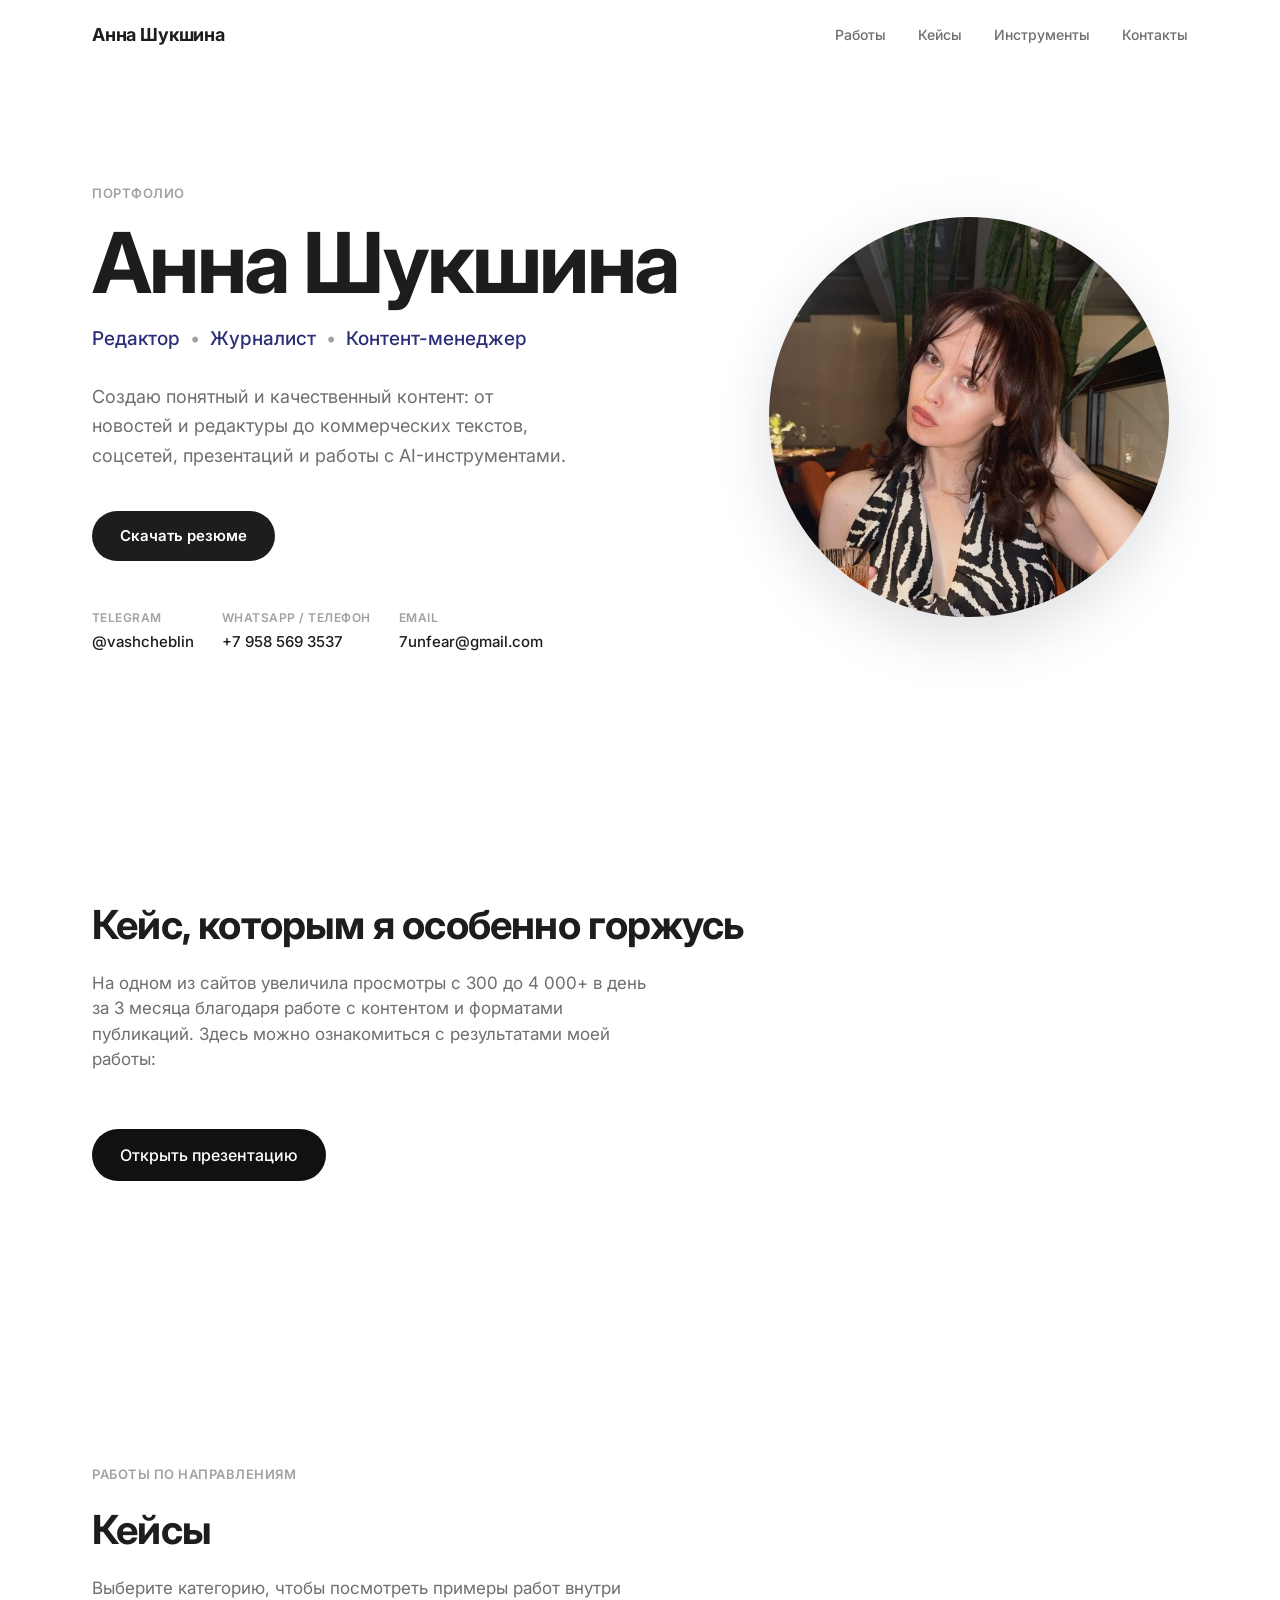
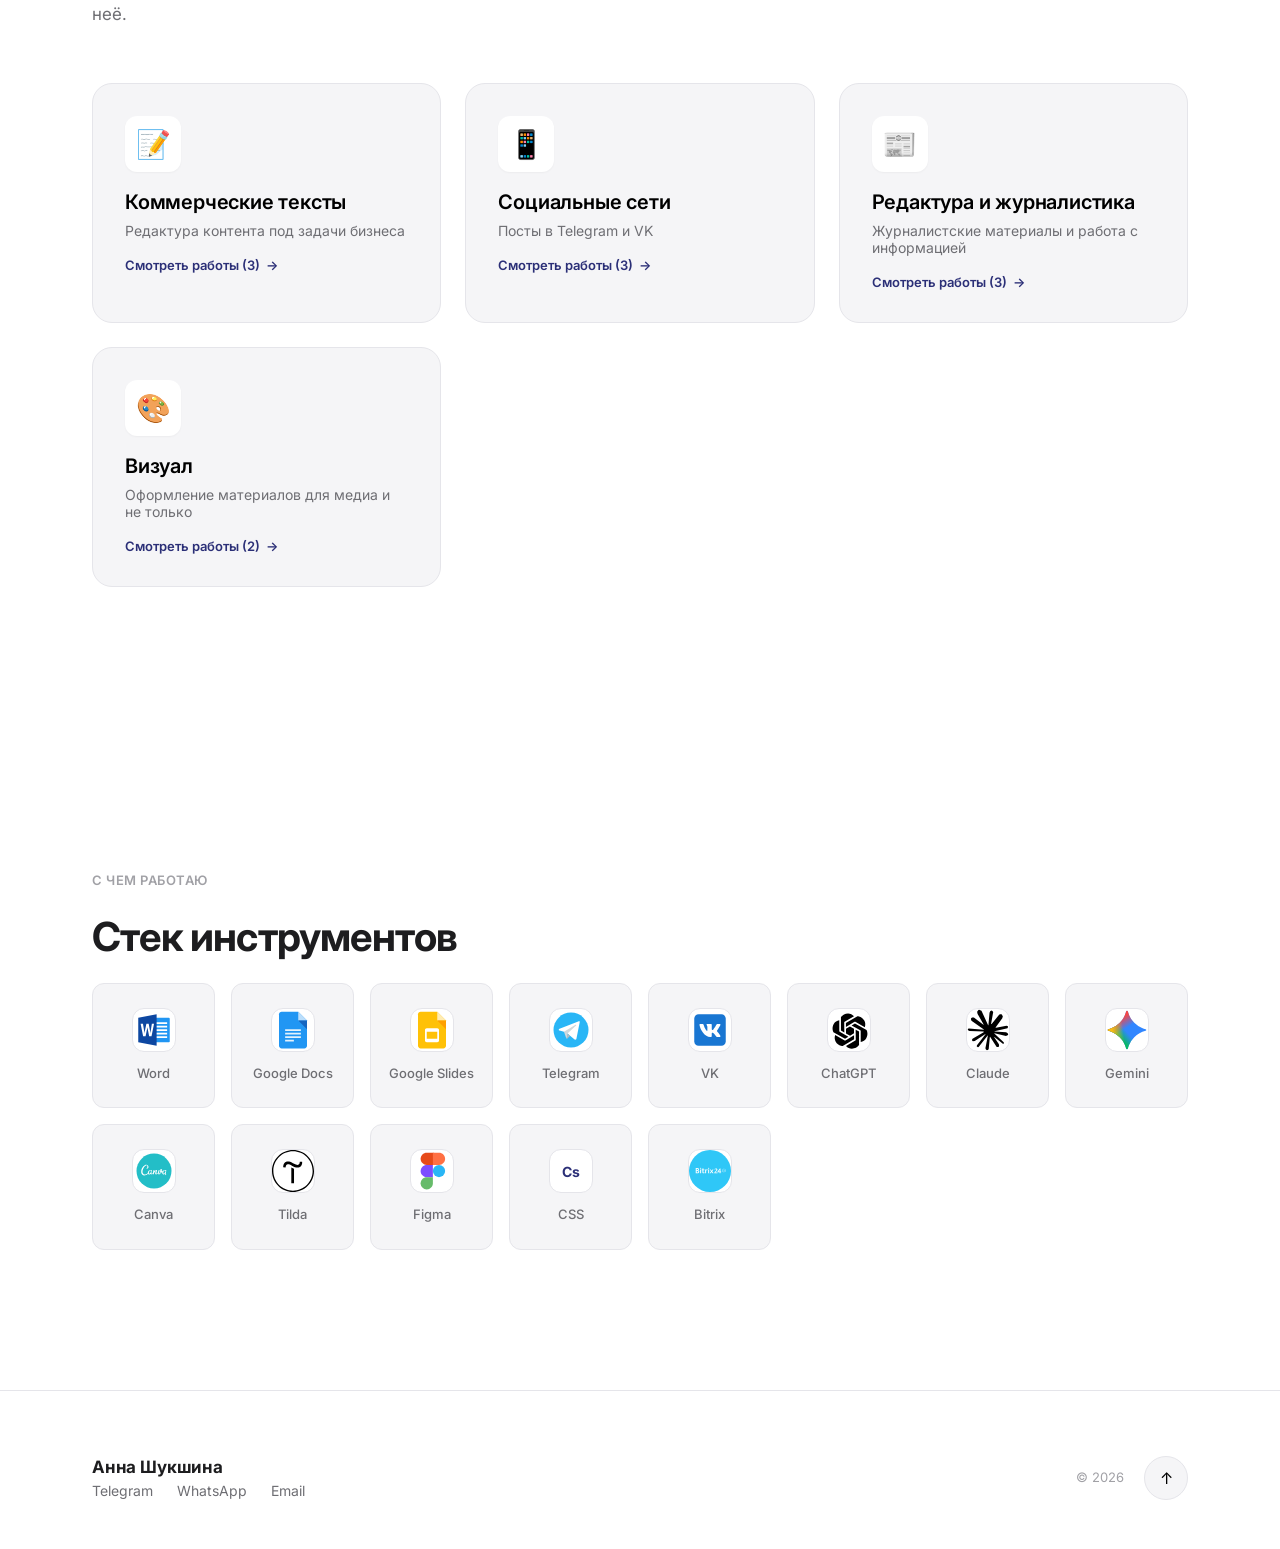
<file: index.html>
<!DOCTYPE html>
<html lang="ru">
<head>
  <meta charset="UTF-8" />
  <meta name="viewport" content="width=device-width, initial-scale=1.0" />
  <title>Анна — редактор, журналист, контент-специалист</title>
  <meta name="description" content="Портфолио редактора и контент-специалиста: коммерческие тексты, соцсети, редактура и AI-инструменты." />

  <!-- Шрифт Inter -->
  <link rel="preconnect" href="https://fonts.googleapis.com" />
  <link rel="preconnect" href="https://fonts.gstatic.com" crossorigin />
  <link href="https://fonts.googleapis.com/css2?family=Inter:wght@400;500;600;700&display=swap" rel="stylesheet" />

  <link rel="stylesheet" href="css/style.css" />
</head>
<body>

  <!-- =================================================================
       НАВИГАЦИЯ
  ================================================================== -->
  <header class="navbar" id="navbar">
    <div class="container">
      <span class="nav-logo" id="nav-logo">Анна</span>

      <nav class="nav-links" id="nav-links">
        <a href="#works">Работы</a>
        <a href="#cases">Кейсы</a>
        <a href="#tools">Инструменты</a>
        <a href="#contacts">Контакты</a>
      </nav>

      <button class="nav-toggle" id="nav-toggle" aria-label="Открыть меню">
        <span></span><span></span><span></span>
      </button>
    </div>
  </header>

  <!-- =================================================================
       ПЕРВЫЙ ЭКРАН (HERO)
  ================================================================== -->
  <section class="hero" id="hero">
    <div class="container">
      <div class="hero-content">
        <p class="eyebrow">Портфолио</p>
        <h1 class="hero-name" id="hero-name">Анна</h1>
        <p class="hero-roles" id="hero-roles"></p>
        <p class="hero-description" id="hero-description"></p>

        <div class="hero-actions">
          <!-- Ссылка на резюме подставляется из data.js (profile.resumeLink) -->
          <a class="btn btn-primary" id="resume-btn" href="#" target="_blank" rel="noopener">
            Скачать резюме
          </a>
        </div>

        <div class="hero-contacts" id="hero-contacts" aria-label="Контакты"></div>
      </div>

      <div class="hero-photo-wrap">
        <div class="hero-photo-glow"></div>
        <div class="hero-photo">
          <!-- ФОТО: путь берётся из data.js (profile.photo). Чтобы поменять
               фотографию, замените файл или путь там — здесь ничего менять не нужно -->
          <img id="hero-photo-img" src="" alt="Фото" />
        </div>
      </div>
    </div>
  </section>

  <!-- =================================================================
       ИЗБРАННЫЕ РАБОТЫ
  ================================================================== -->
  <section id="works">
  <div class="container">
    <div class="section-head reveal">
      <h2 class="section-title">Кейс, которым я особенно горжусь</h2>
      <p class="section-subtitle">
        На одном из сайтов увеличила просмотры с 300 до 4 000+ в день за 3 месяца благодаря работе с контентом и форматами публикаций. Здесь можно ознакомиться с результатами моей работы:
      </p>
    </div>

    <div class="featured-grid" id="featured-grid"></div>

  </div>
</section>

  <!-- =================================================================
       КЕЙСЫ ПО КАТЕГОРИЯМ
  ================================================================== -->
  <section id="cases">
    <div class="container">
      <div class="section-head reveal">
        <p class="eyebrow">Работы по направлениям</p>
        <h2 class="section-title">Кейсы</h2>
        <p class="section-subtitle">Выберите категорию, чтобы посмотреть примеры работ внутри неё.</p>
      </div>

      <div class="categories-grid" id="categories-grid"></div>
    </div>
  </section>

  <!-- =================================================================
       ОБО МНЕ
  ================================================================== -->
  

  <!-- =================================================================
       СТЕК ИНСТРУМЕНТОВ
  ================================================================== -->
  <section id="tools">
    <div class="container">
      <div class="section-head reveal">
        <p class="eyebrow">С чем работаю</p>
        <h2 class="section-title">Стек инструментов</h2>
      </div>

      <div class="tools-grid" id="tools-grid"></div>
    </div>
  </section>

  <!-- =================================================================
       ФУТЕР
  ================================================================== -->
  <footer class="footer" id="contacts">
    <div class="container">
      <div>
        <div class="footer-name" id="footer-name">Анна</div>
        <div class="footer-contacts" id="footer-contacts"></div>
      </div>

      <div style="display:flex; align-items:center; gap:20px;">
        <span style="font-size:13px; color: var(--color-text-tertiary);">
          © <span id="footer-year"></span>
        </span>
        <button class="back-to-top" id="back-to-top" aria-label="Наверх">↑</button>
      </div>
    </div>
  </footer>

  <!-- =================================================================
       МОДАЛЬНОЕ ОКНО КЕЙСОВ (заполняется через JS)
  ================================================================== -->
  <div class="modal-overlay" id="modal-overlay">
    <div class="modal-window">
      <button class="modal-close" id="modal-close" aria-label="Закрыть">✕</button>

      <div class="modal-header">
        <span class="modal-icon" id="modal-icon"></span>
        <h3 class="modal-title" id="modal-title"></h3>
      </div>
      <p class="modal-description" id="modal-description"></p>
      <div class="modal-tags" id="modal-tags"></div>

      <div class="modal-works" id="modal-works"></div>
    </div>
  </div>

  <!-- =================================================================
       СКРИПТЫ
       Порядок важен: сначала данные (data.js), затем логика (script.js)
  ================================================================== -->
  <script src="js/data.js"></script>
  <script src="js/script.js"></script>
</body>
</html>
</file>
<file: css/style.css>
/* =====================================================================
   СТИЛИ САЙТА-ПОРТФОЛИО
   =====================================================================
   Цветовая система и отступы вынесены в CSS-переменные (:root),
   поэтому весь внешний вид можно поменять в одном месте.
   ===================================================================== */

:root {
  /* ---------- Цвета ---------- */
  --color-bg: #ffffff;
  --color-surface: #f5f5f7;         /* светло-серые карточки */
  --color-surface-hover: #ececee;
  --color-border: #e5e5ea;
  --color-text-primary: #1d1d1f;
  --color-text-secondary: #6e6e73;
  --color-text-tertiary: #a1a1a6;
  --color-accent: #2b2f77;          /* приглушённый тёмно-синий акцент */
  --color-accent-soft: #eef0fb;
  --color-cta-bg: #1d1d1f;          /* основная кнопка — почти чёрная */
  --color-cta-text: #ffffff;

  /* ---------- Тени ---------- */
  --shadow-sm: 0 1px 2px rgba(0, 0, 0, 0.04);
  --shadow-md: 0 8px 24px rgba(0, 0, 0, 0.06);
  --shadow-lg: 0 24px 60px rgba(0, 0, 0, 0.10);

  /* ---------- Скругления ---------- */
  --radius-sm: 12px;
  --radius-md: 20px;
  --radius-lg: 28px;
  --radius-pill: 999px;

  /* ---------- Отступы (много воздуха) ---------- */
  --section-padding: 140px;
  --container-width: 1160px;

  /* ---------- Анимации ---------- */
  --ease: cubic-bezier(0.16, 1, 0.3, 1);
  --transition-fast: 0.2s var(--ease);
  --transition-base: 0.4s var(--ease);
  --transition-slow: 0.8s var(--ease);
}

/* ---------------------------------------------------------------------
   БАЗОВЫЕ СТИЛИ
--------------------------------------------------------------------- */
* {
  margin: 0;
  padding: 0;
  box-sizing: border-box;
}

html {
  scroll-behavior: smooth;
}

body {
  font-family: "Inter", -apple-system, BlinkMacSystemFont, "Segoe UI", sans-serif;
  background: var(--color-bg);
  color: var(--color-text-primary);
  line-height: 1.5;
  -webkit-font-smoothing: antialiased;
  overflow-x: hidden;
}

img {
  max-width: 100%;
  display: block;
}

a {
  text-decoration: none;
  color: inherit;
}

button {
  font-family: inherit;
  cursor: pointer;
  border: none;
  background: none;
}

ul {
  list-style: none;
}

.container {
  width: 100%;
  max-width: var(--container-width);
  margin: 0 auto;
  padding: 0 32px;
}

section {
  padding: var(--section-padding) 0;
}

/* Плавное появление секций при прокрутке */
.reveal {
  opacity: 0;
  transform: translateY(24px);
  transition: opacity 0.8s var(--ease), transform 0.8s var(--ease);
}

.reveal.is-visible {
  opacity: 1;
  transform: translateY(0);
}

@media (prefers-reduced-motion: reduce) {
  html {
    scroll-behavior: auto;
  }
  .reveal {
    opacity: 1;
    transform: none;
    transition: none;
  }
}

/* ---------------------------------------------------------------------
   ТИПОГРАФИКА
--------------------------------------------------------------------- */
.eyebrow {
  display: inline-block;
  font-size: 13px;
  font-weight: 600;
  letter-spacing: 0.04em;
  text-transform: uppercase;
  color: var(--color-text-tertiary);
  margin-bottom: 16px;
}

.section-title {
  font-size: clamp(28px, 4vw, 40px);
  font-weight: 700;
  letter-spacing: -0.02em;
  color: var(--color-text-primary);
  margin-bottom: 16px;
}

.section-subtitle {
  font-size: 17px;
  color: var(--color-text-secondary);
  max-width: 560px;
  margin-bottom: 56px;
}

.section-head {
  margin-bottom: 8px;
}

/* ---------------------------------------------------------------------
   НАВИГАЦИЯ
--------------------------------------------------------------------- */
.navbar {
  position: fixed;
  top: 0;
  left: 0;
  right: 0;
  z-index: 100;
  padding: 20px 0;
  transition: background var(--transition-base), box-shadow var(--transition-base);
}

.navbar.is-scrolled {
  background: rgba(255, 255, 255, 0.75);
  backdrop-filter: blur(16px);
  -webkit-backdrop-filter: blur(16px);
  box-shadow: 0 1px 0 rgba(0, 0, 0, 0.06);
}

.navbar .container {
  display: flex;
  align-items: center;
  justify-content: space-between;
}

.nav-logo {
  font-weight: 700;
  font-size: 18px;
  letter-spacing: -0.01em;
}

.nav-links {
  display: flex;
  gap: 32px;
}

.nav-links a {
  font-size: 14px;
  font-weight: 500;
  color: var(--color-text-secondary);
  transition: color var(--transition-fast);
  position: relative;
  padding: 4px 0;
}

.nav-links a::after {
  content: "";
  position: absolute;
  left: 0;
  bottom: 0;
  width: 0;
  height: 1px;
  background: var(--color-text-primary);
  transition: width var(--transition-base);
}

.nav-links a:hover {
  color: var(--color-text-primary);
}

.nav-links a:hover::after {
  width: 100%;
}

.nav-toggle {
  display: none;
  flex-direction: column;
  gap: 5px;
  padding: 8px;
}

.nav-toggle span {
  width: 22px;
  height: 2px;
  background: var(--color-text-primary);
  transition: transform var(--transition-fast), opacity var(--transition-fast);
}

/* ---------------------------------------------------------------------
   ПЕРВЫЙ ЭКРАН (HERO)
--------------------------------------------------------------------- */
.hero {
  padding-top: calc(var(--section-padding) + 40px);
  padding-bottom: 100px;
  position: relative;
}

.hero .container {
  display: grid;
  grid-template-columns: 1.15fr 0.85fr;
  gap: 64px;
  align-items: center;
}

.hero-name {
  font-size: clamp(48px, 7vw, 84px);
  font-weight: 700;
  letter-spacing: -0.03em;
  line-height: 1.02;
  margin-bottom: 20px;
}

.hero-roles {
  font-size: clamp(16px, 2vw, 19px);
  font-weight: 500;
  color: var(--color-accent);
  margin-bottom: 28px;
}

.hero-roles .dot {
  color: var(--color-text-tertiary);
  margin: 0 10px;
  font-weight: 400;
}

.hero-description {
  font-size: 18px;
  line-height: 1.65;
  color: var(--color-text-secondary);
  max-width: 480px;
  margin-bottom: 40px;
}

.hero-actions {
  display: flex;
  align-items: center;
  gap: 20px;
  margin-bottom: 48px;
  flex-wrap: wrap;
}

.hero-contacts {
  display: flex;
  flex-wrap: wrap;
  gap: 28px;
}

.contact-item {
  display: flex;
  flex-direction: column;
  gap: 4px;
}

.contact-item .contact-label {
  font-size: 12px;
  color: var(--color-text-tertiary);
  text-transform: uppercase;
  letter-spacing: 0.04em;
  font-weight: 600;
}

.contact-item a {
  font-size: 15px;
  font-weight: 500;
  color: var(--color-text-primary);
  border-bottom: 1px solid transparent;
  transition: border-color var(--transition-fast), color var(--transition-fast);
}

.contact-item a:hover {
  border-color: var(--color-text-primary);
}

/* Фото-плейсхолдер */
.hero-photo-wrap {
  position: relative;
  display: flex;
  justify-content: center;
  align-items: center;
}

.hero-photo-glow {
  position: absolute;
  width: 120%;
  height: 120%;
  background: radial-gradient(circle, var(--color-accent-soft) 0%, rgba(255,255,255,0) 70%);
  pointer-events: none;
  z-index: 0;
}

.hero-photo {
  position: relative;
  z-index: 1;
  width: min(100%, 400px);
  aspect-ratio: 1 / 1;
  border-radius: 50%;
  overflow: hidden;
  box-shadow: var(--shadow-lg);
  transition: transform var(--transition-slow);
}

.hero-photo:hover {
  transform: translateY(-6px);
}

.hero-photo img {
  width: 100%;
  height: 100%;
  object-fit: cover;
}

/* ---------------------------------------------------------------------
   КНОПКИ
--------------------------------------------------------------------- */
.btn {
  display: inline-flex;
  align-items: center;
  justify-content: center;
  gap: 8px;
  padding: 14px 28px;
  border-radius: var(--radius-pill);
  font-size: 15px;
  font-weight: 600;
  transition: transform var(--transition-fast), box-shadow var(--transition-fast), background var(--transition-fast);
  white-space: nowrap;
}

.btn-primary {
  background: var(--color-cta-bg);
  color: var(--color-cta-text);
}

.btn-primary:hover {
  transform: translateY(-2px);
  box-shadow: var(--shadow-md);
}

.btn-secondary {
  background: var(--color-surface);
  color: var(--color-text-primary);
  border: 1px solid var(--color-border);
}

.btn-secondary:hover {
  background: var(--color-surface-hover);
  transform: translateY(-2px);
}

.btn-small {
  padding: 10px 20px;
  font-size: 14px;
}

/* ---------------------------------------------------------------------
   КАРТОЧКИ — ОБЩИЕ СТИЛИ
--------------------------------------------------------------------- */
.card {
  background: var(--color-surface);
  border: 1px solid var(--color-border);
  border-radius: var(--radius-md);
  padding: 32px;
  transition: transform var(--transition-base), box-shadow var(--transition-base), background var(--transition-base);
}

.card:hover {
  transform: translateY(-4px);
  box-shadow: var(--shadow-md);
  background: #ffffff;
}

/* ---------------------------------------------------------------------
   ИЗБРАННЫЕ РАБОТЫ
--------------------------------------------------------------------- */
.featured-grid {
  display: grid;
  grid-template-columns: repeat(auto-fit, minmax(260px, 1fr));
  gap: 24px;
}

.featured-card {
  display: flex;
  flex-direction: column;
  height: 100%;
}

.featured-card-title {
  font-size: 19px;
  font-weight: 600;
  letter-spacing: -0.01em;
  margin-bottom: 12px;
}

.featured-card-description {
  font-size: 15px;
  color: var(--color-text-secondary);
  line-height: 1.6;
  flex-grow: 1;
  margin-bottom: 24px;
}

.featured-card-link {
  font-size: 14px;
  font-weight: 600;
  color: var(--color-text-primary);
  display: inline-flex;
  align-items: center;
  gap: 6px;
}

.featured-card-link .arrow {
  transition: transform var(--transition-fast);
}

.featured-card-link:hover .arrow {
  transform: translateX(4px);
}

/* ---------------------------------------------------------------------
   КЕЙСЫ — КАТЕГОРИИ
--------------------------------------------------------------------- */
.categories-grid {
  display: grid;
  grid-template-columns: repeat(auto-fit, minmax(280px, 1fr));
  gap: 24px;
}

.category-card {
  text-align: left;
  display: flex;
  flex-direction: column;
  align-items: flex-start;
  gap: 18px;
  cursor: pointer;
  position: relative;
}

.category-icon {
  font-size: 28px;
  width: 56px;
  height: 56px;
  display: flex;
  align-items: center;
  justify-content: center;
  background: #ffffff;
  border-radius: var(--radius-sm);
  box-shadow: var(--shadow-sm);
}

.category-title {
  font-size: 20px;
  font-weight: 600;
  letter-spacing: -0.01em;
}

.category-description {
  font-size: 14px;
  color: var(--color-text-secondary);
  margin-top: -10px;
}

.category-count {
  font-size: 13px;
  font-weight: 600;
  color: var(--color-accent);
  display: inline-flex;
  align-items: center;
  gap: 6px;
}

/* ---------------------------------------------------------------------
   МОДАЛЬНОЕ ОКНО КЕЙСОВ
--------------------------------------------------------------------- */
.modal-overlay {
  position: fixed;
  inset: 0;
  background: rgba(20, 20, 22, 0.45);
  backdrop-filter: blur(6px);
  -webkit-backdrop-filter: blur(6px);
  display: flex;
  align-items: flex-start;
  justify-content: center;
  padding: 80px 24px;
  overflow-y: auto;
  z-index: 1000;
  opacity: 0;
  visibility: hidden;
  transition: opacity var(--transition-base);
}

.modal-overlay.is-open {
  opacity: 1;
  visibility: visible;
}

.modal-window {
  background: #ffffff;
  width: 100%;
  max-width: 720px;
  border-radius: var(--radius-lg);
  padding: 48px;
  box-shadow: var(--shadow-lg);
  transform: translateY(24px) scale(0.98);
  transition: transform var(--transition-base);
}

.modal-overlay.is-open .modal-window {
  transform: translateY(0) scale(1);
}

.modal-close {
  position: absolute;
  top: 32px;
  right: 32px;
  width: 40px;
  height: 40px;
  border-radius: 50%;
  background: var(--color-surface);
  display: flex;
  align-items: center;
  justify-content: center;
  font-size: 18px;
  transition: background var(--transition-fast), transform var(--transition-fast);
}

.modal-close:hover {
  background: var(--color-surface-hover);
  transform: rotate(90deg);
}

.modal-header {
  display: flex;
  align-items: center;
  gap: 16px;
  margin-bottom: 8px;
}

.modal-icon {
  font-size: 32px;
}

.modal-title {
  font-size: 26px;
  font-weight: 700;
  letter-spacing: -0.02em;
}

.modal-description {
  color: var(--color-text-secondary);
  margin-bottom: 24px;
}

.modal-tags {
  display: flex;
  flex-wrap: wrap;
  gap: 8px;
  margin-bottom: 40px;
}

.modal-tag {
  font-size: 13px;
  font-weight: 500;
  color: var(--color-text-secondary);
  background: var(--color-surface);
  border: 1px solid var(--color-border);
  padding: 6px 14px;
  border-radius: var(--radius-pill);
}

.modal-works {
  display: flex;
  flex-direction: column;
  gap: 14px;
}

.work-item {
  display: flex;
  align-items: center;
  justify-content: space-between;
  gap: 20px;
  padding: 20px 24px;
  background: var(--color-surface);
  border-radius: var(--radius-sm);
  border: 1px solid var(--color-border);
  transition: background var(--transition-fast);
}

.work-item:hover {
  background: var(--color-surface-hover);
}

.work-item-title {
  font-size: 16px;
  font-weight: 600;
  margin-bottom: 4px;
}

.work-item-description {
  font-size: 14px;
  color: var(--color-text-secondary);
}

.work-item-type {
  font-size: 12px;
  font-weight: 600;
  color: var(--color-text-tertiary);
  text-transform: uppercase;
  letter-spacing: 0.03em;
  white-space: nowrap;
}

/* ---------------------------------------------------------------------
   ОБО МНЕ
--------------------------------------------------------------------- */
.about {
  text-align: center;
}

.about .container {
  max-width: 720px;
}

.about-text {
  font-size: clamp(20px, 2.4vw, 26px);
  font-weight: 500;
  line-height: 1.5;
  letter-spacing: -0.01em;
  color: var(--color-text-primary);
}

/* ---------------------------------------------------------------------
   СТЕК ИНСТРУМЕНТОВ
--------------------------------------------------------------------- */
.tools-grid {
  display: grid;
  grid-template-columns: repeat(auto-fill, minmax(120px, 1fr));
  gap: 16px;
}

.tool-item {
  display: flex;
  flex-direction: column;
  align-items: center;
  gap: 12px;
  padding: 24px 16px;
  background: var(--color-surface);
  border: 1px solid var(--color-border);
  border-radius: var(--radius-sm);
  transition: transform var(--transition-fast), box-shadow var(--transition-fast), background var(--transition-fast);
}

.tool-item:hover {
  transform: translateY(-4px);
  box-shadow: var(--shadow-md);
  background: #ffffff;
}

.tool-badge {
  width: 44px;
  height: 44px;
  border-radius: var(--radius-sm);
  background: #ffffff;
  border: 1px solid var(--color-border);
  display: flex;
  align-items: center;
  justify-content: center;
  font-size: 14px;
  font-weight: 700;
  color: var(--color-accent);
  transition: transform var(--transition-fast);
}

.tool-item:hover .tool-badge {
  transform: scale(1.08);
}

.tool-badge img {
  width: 100%;
  height: 100%;
  object-fit: contain;
  border-radius: inherit;
}

.tool-name {
  font-size: 13px;
  font-weight: 500;
  color: var(--color-text-secondary);
  text-align: center;
}

/* ---------------------------------------------------------------------
   ФУТЕР
--------------------------------------------------------------------- */
.footer {
  padding: 64px 0 48px;
  border-top: 1px solid var(--color-border);
}

.footer .container {
  display: flex;
  align-items: center;
  justify-content: space-between;
  flex-wrap: wrap;
  gap: 24px;
}

.footer-name {
  font-size: 17px;
  font-weight: 700;
  letter-spacing: -0.01em;
}

.footer-contacts {
  display: flex;
  gap: 24px;
  flex-wrap: wrap;
}

.footer-contacts a {
  font-size: 14px;
  color: var(--color-text-secondary);
  transition: color var(--transition-fast);
}

.footer-contacts a:hover {
  color: var(--color-text-primary);
}

.back-to-top {
  width: 44px;
  height: 44px;
  border-radius: 50%;
  background: var(--color-surface);
  border: 1px solid var(--color-border);
  display: flex;
  align-items: center;
  justify-content: center;
  font-size: 16px;
  transition: transform var(--transition-fast), background var(--transition-fast);
}

.back-to-top:hover {
  background: var(--color-surface-hover);
  transform: translateY(-3px);
}

/* ---------------------------------------------------------------------
   АДАПТИВНОСТЬ
--------------------------------------------------------------------- */
@media (max-width: 900px) {
  :root {
    --section-padding: 96px;
  }

  .hero .container {
    grid-template-columns: 1fr;
    gap: 48px;
  }

  .hero-photo-wrap {
    order: -1;
  }

  .hero-photo {
    width: min(60%, 280px);
  }

  .nav-links {
    position: fixed;
    top: 68px;
    left: 0;
    right: 0;
    background: rgba(255, 255, 255, 0.98);
    backdrop-filter: blur(16px);
    flex-direction: column;
    align-items: center;
    padding: 32px 0;
    gap: 24px;
    transform: translateY(-16px);
    opacity: 0;
    visibility: hidden;
    transition: transform var(--transition-base), opacity var(--transition-base), visibility var(--transition-base);
    border-bottom: 1px solid var(--color-border);
  }

  .nav-links.is-open {
    transform: translateY(0);
    opacity: 1;
    visibility: visible;
  }

  .nav-toggle {
    display: flex;
  }

  .nav-toggle.is-active span:nth-child(1) {
    transform: translateY(7px) rotate(45deg);
  }

  .nav-toggle.is-active span:nth-child(2) {
    opacity: 0;
  }

  .nav-toggle.is-active span:nth-child(3) {
    transform: translateY(-7px) rotate(-45deg);
  }
}

@media (max-width: 600px) {
  .container {
    padding: 0 20px;
  }

  .hero-actions {
    flex-direction: column;
    align-items: flex-start;
    gap: 16px;
  }

  .modal-window {
    padding: 32px 24px;
  }

  .modal-overlay {
    padding: 40px 16px;
  }

  .work-item {
    flex-direction: column;
    align-items: flex-start;
    gap: 12px;
  }

  .footer .container {
    flex-direction: column;
    align-items: flex-start;
  }
}
</file>
